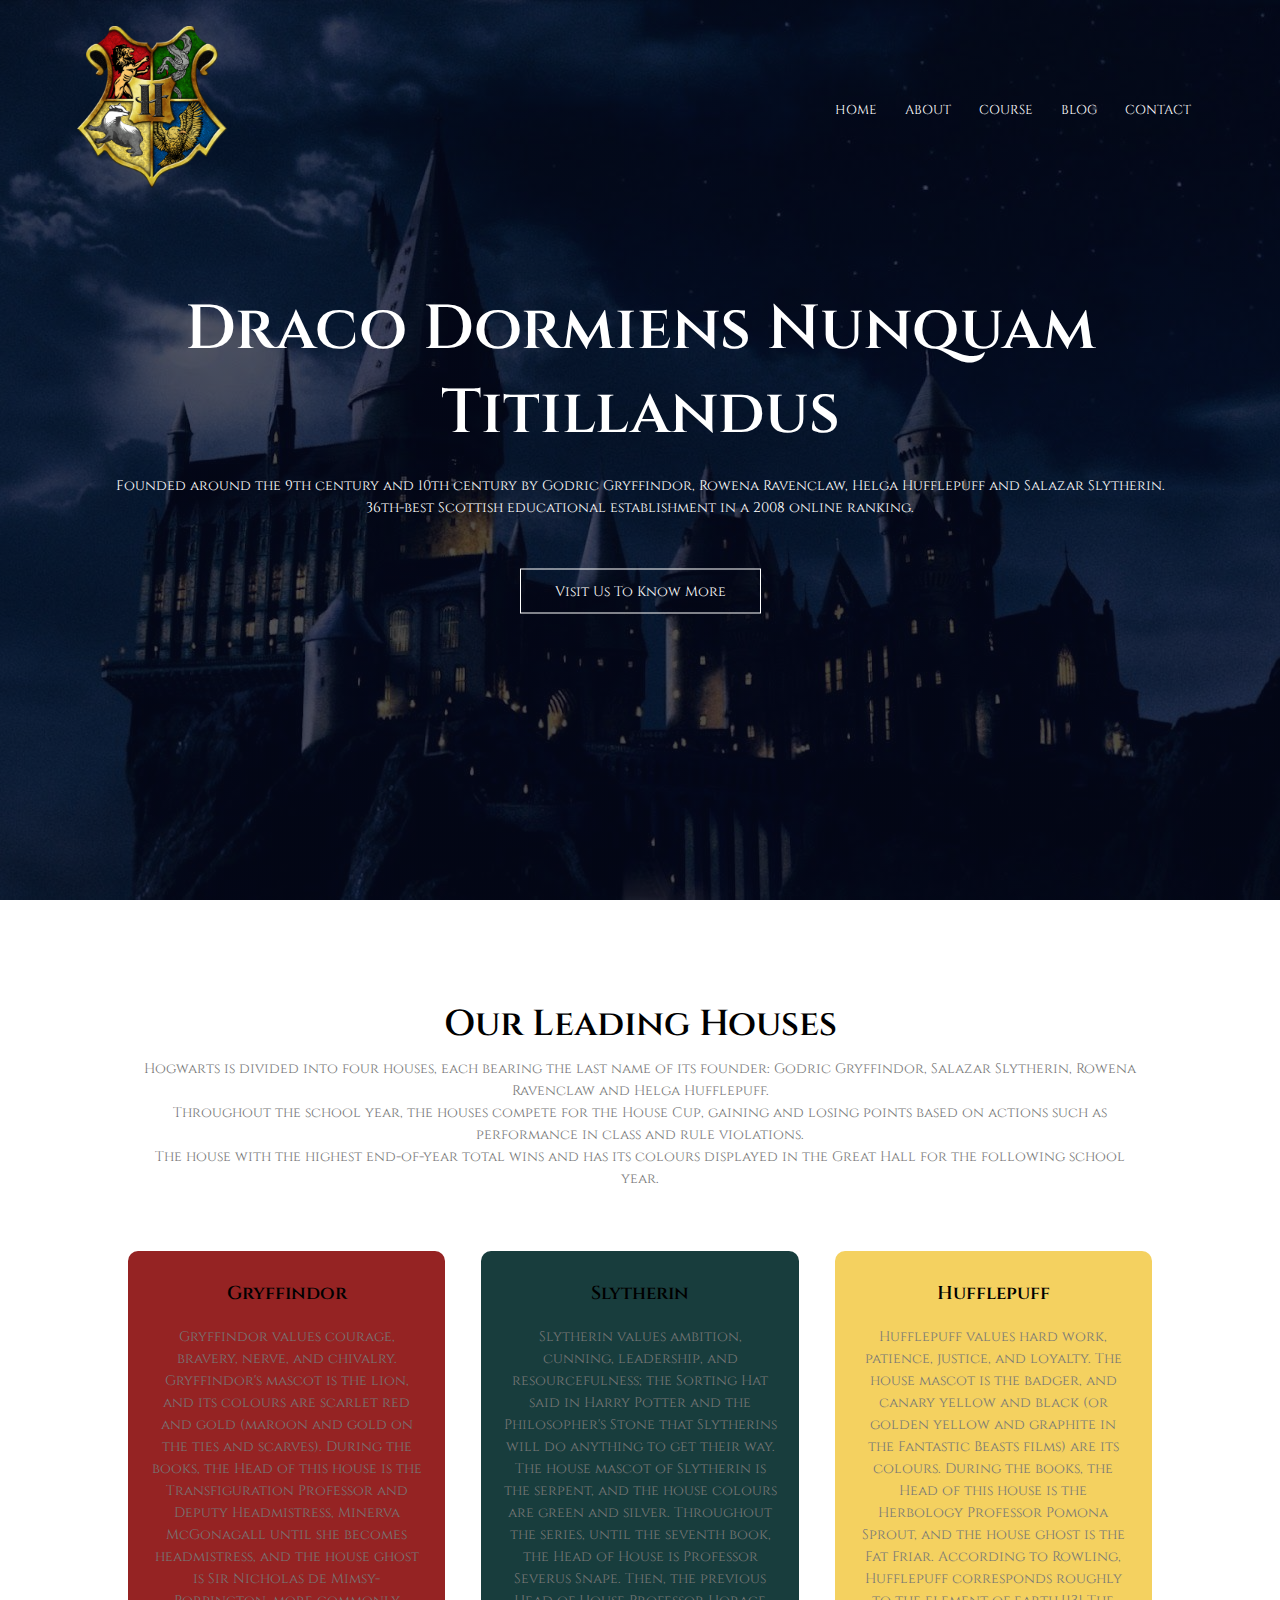
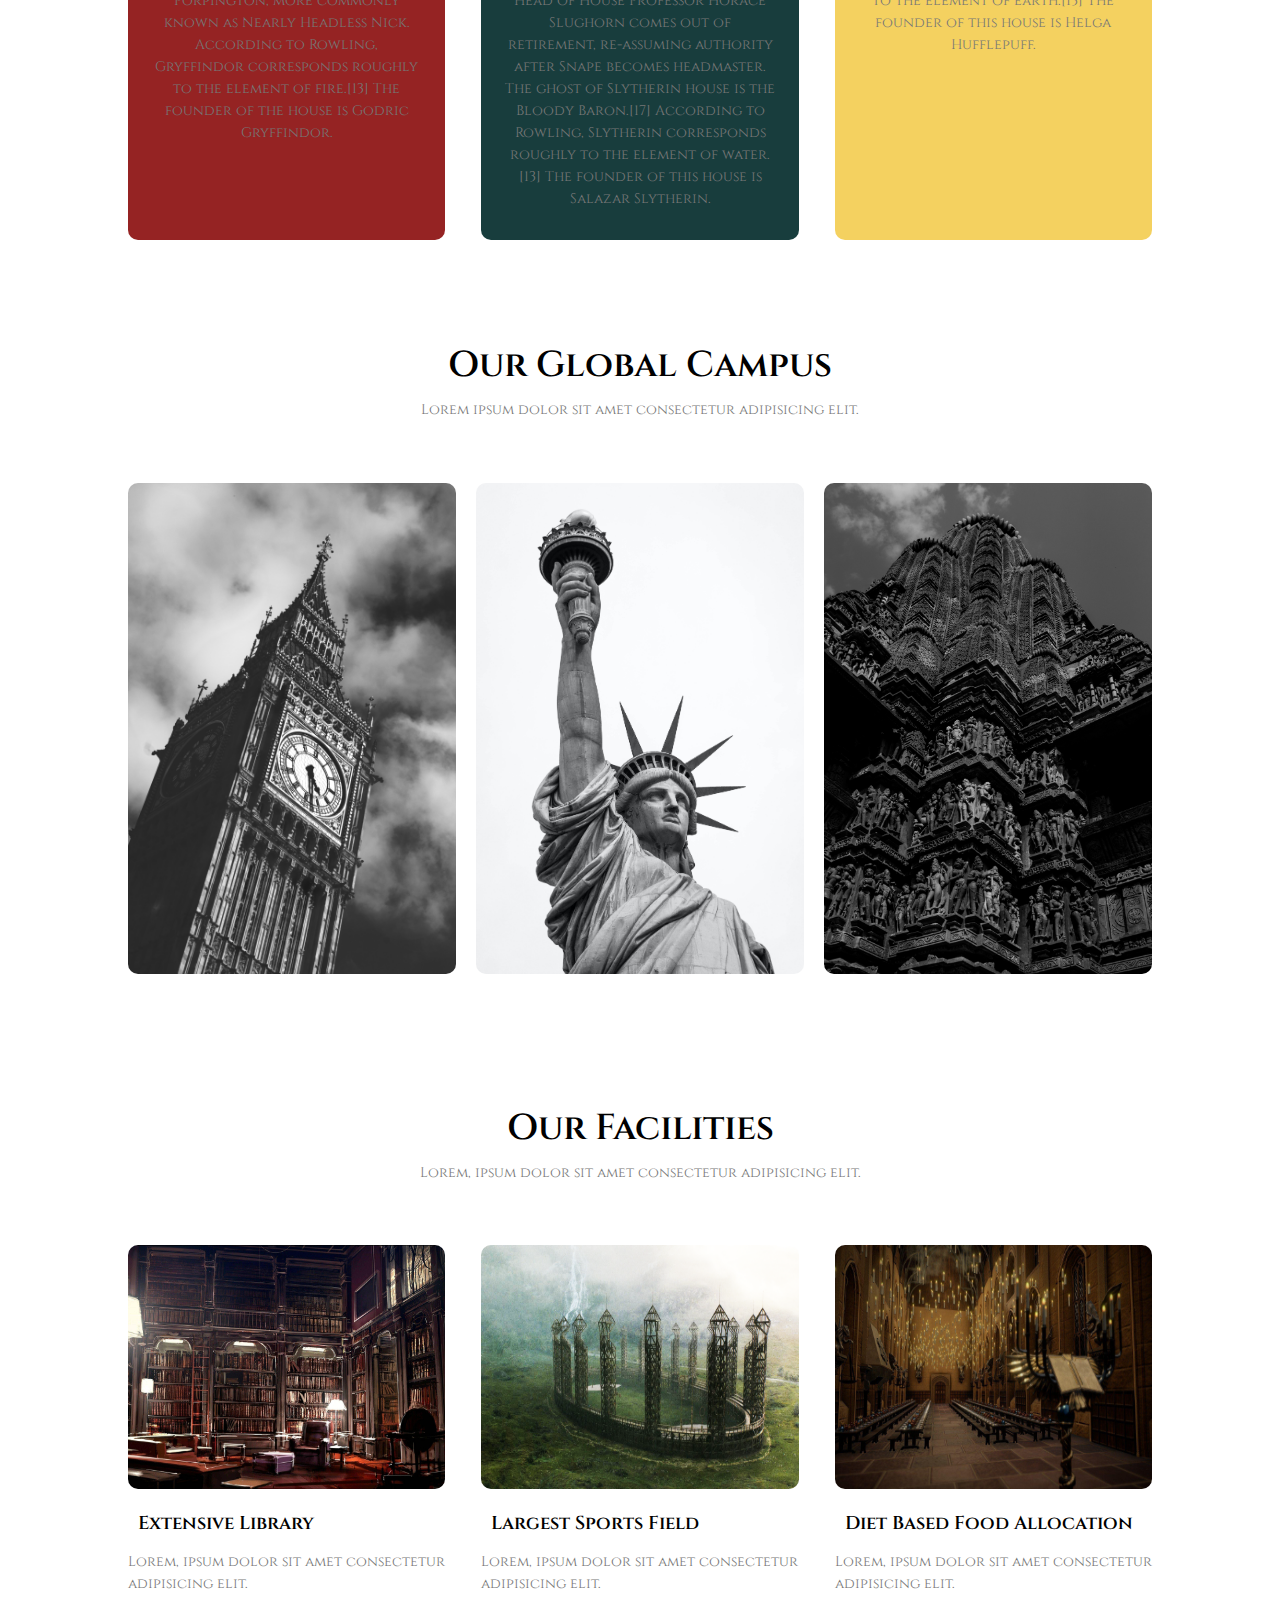
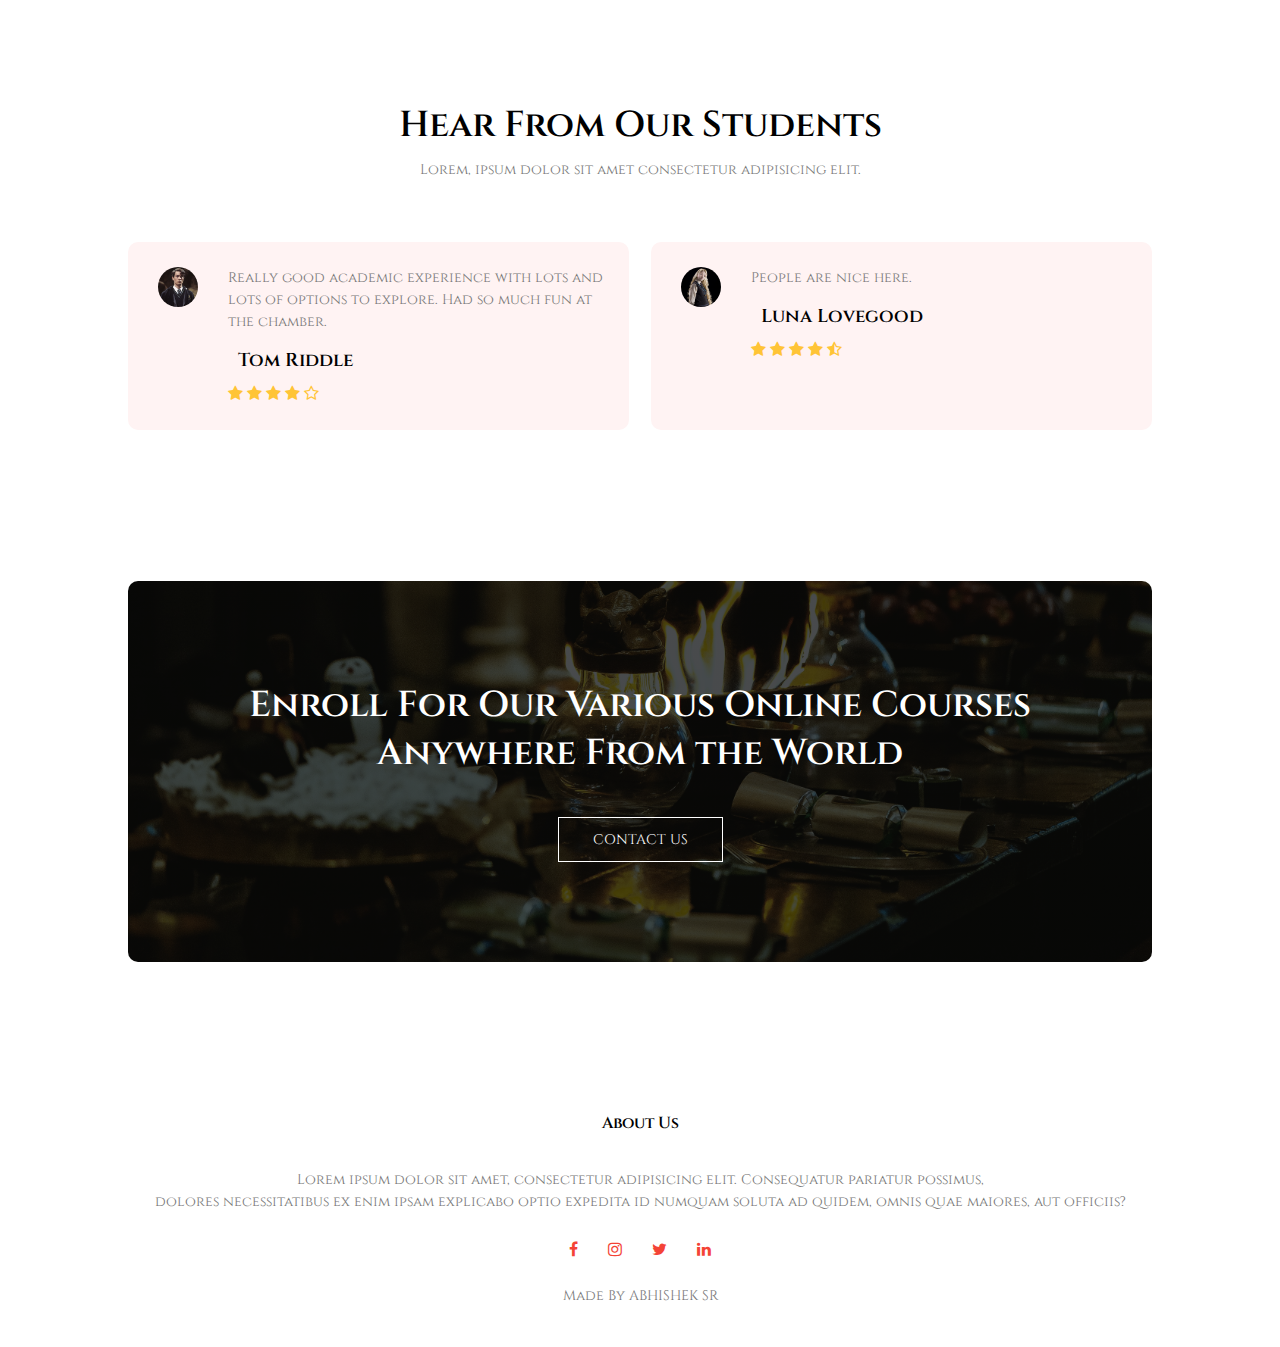
<file: index.html>
<!DOCTYPE html>
<html lang="en">
<head>
    <meta charset="UTF-8">
    <meta name="viewport" content="width=device-width, initial-scale=1.0">
    <title>University Website</title>
    <link rel="stylesheet" href="style.css">
    <link rel="preconnect" href="https://fonts.googleapis.com">
    <link rel="preconnect" href="https://fonts.gstatic.com" crossorigin>
    <link href="https://fonts.googleapis.com/css2?family=Poppins:wght@100;200;300;400;600;700&display=swap" rel="stylesheet">
    <link rel="preconnect" href="https://fonts.googleapis.com">
    <link rel="preconnect" href="https://fonts.gstatic.com" crossorigin>
    <link href="https://fonts.googleapis.com/css2?family=Cinzel:wght@400;500;700;800;900&family=Poppins:wght@100;200;300;400;600;700&display=swap" rel="stylesheet">
    <link href="https://maxcdn.bootstrapcdn.com/font-awesome/4.2.0/css/font-awesome.min.css" rel="stylesheet">
</head>
<body>
    <section class = "header">
        <nav>
            <a href="index.html"><img src="images/Hogwarts_logo.png"></a>
            <div class="nav-links" id="navLinks">
                <i class="fa fa-times-circle" onclick="hidemenu()"></i>
                <ul>
                    <li><a href="index.html">HOME</a></li>
                    <li><a href="about.html">ABOUT</a></li>
                    <li><a href="course.html">COURSE</a></li>
                    <li><a href="blog.html">BLOG</a></li>
                    <li><a href="contact.html">CONTACT</a></li>
                </ul>
            </div>
            <i class="fa fa-bars" onclick="showmenu()"></i>
        </nav>
    <div class="text-box">
        <h1>Draco Dormiens Nunquam Titillandus</h1>
        <p>Founded around the 9th century and 10th century by Godric Gryffindor, Rowena Ravenclaw, Helga Hufflepuff and Salazar Slytherin. 
            <br>36th-best Scottish educational establishment in a 2008 online ranking.</p>
        <a href="about.html" class="hero-btn">Visit Us To Know More</a>
    </div>
    </section>
    <!-- course -->

    <section class="course">
        <h1>Our Leading Houses</h1>
        <p>Hogwarts is divided into four houses, each bearing the last name of its founder: Godric Gryffindor, Salazar Slytherin, Rowena Ravenclaw and Helga Hufflepuff. <br>
            Throughout the school year, the houses compete for the House Cup, gaining and losing points based on actions such as performance in class and rule violations. 
            <br>The house with the highest end-of-year total wins and has its colours displayed in the Great Hall for the following school year.</p>
    
        <div class="row">
            <div class="course-col gryffindor">
                <h3>Gryffindor</h3>
                <p>Gryffindor values courage, bravery, nerve, and chivalry. Gryffindor's mascot is the lion, and its colours are scarlet red and gold (maroon and gold on the ties and scarves). During the books, the Head of this house is the Transfiguration Professor and Deputy Headmistress, Minerva McGonagall until she becomes headmistress, and the house ghost is Sir Nicholas de Mimsy-Porpington, more commonly known as Nearly Headless Nick. According to Rowling, Gryffindor corresponds roughly to the element of fire.[13] The founder of the house is Godric Gryffindor.</p>
            </div>
            <div class="course-col slytherin">
                <h3>Slytherin</h3>
                <p>Slytherin values ambition, cunning, leadership, and resourcefulness; the Sorting Hat said in Harry Potter and the Philosopher's Stone that Slytherins will do anything to get their way. The house mascot of Slytherin is the serpent, and the house colours are green and silver. Throughout the series, until the seventh book, the Head of House is Professor Severus Snape. Then, the previous Head of House Professor Horace Slughorn comes out of retirement, re-assuming authority after Snape becomes headmaster. The ghost of Slytherin house is the Bloody Baron.[17] According to Rowling, Slytherin corresponds roughly to the element of water.[13] The founder of this house is Salazar Slytherin.</p>
            </div>
            <div class="course-col hufflepuff">
                <h3>Hufflepuff</h3>
                <p>Hufflepuff values hard work, patience, justice, and loyalty. The house mascot is the badger, and canary yellow and black (or golden yellow and graphite in the Fantastic Beasts films) are its colours. During the books, the Head of this house is the Herbology Professor Pomona Sprout, and the house ghost is the Fat Friar. According to Rowling, Hufflepuff corresponds roughly to the element of earth.[13] The founder of this house is Helga Hufflepuff.</p>
            </div>
        </div>

    </section>

<!-- ---campus -->
    <section class="campus">
        <h1>Our Global Campus</h1>
        <p>Lorem ipsum dolor sit amet consectetur adipisicing elit.</p>
        
        <div class="row">
            <div class="campus-col">
                <img src="images/londonbw.jpg">
                <div class="layer">
                    <h3>LONDON</h3>
                </div>
            </div>
            <div class="campus-col">
                <img src="images/newyorkbw.jpg">
                <div class="layer">
                    <h3>NEW YORK</h3>
                </div>
            </div>
            <div class="campus-col">
                <img src="images/indiabw.jpg">
                <div class="layer">
                    <h3>INDIA</h3>
                </div>
            </div>
        </div>

    </section>

<!-- facilities -->

    <section class="facilities">
        <h1>Our Facilities</h1>
        <p>Lorem, ipsum dolor sit amet consectetur adipisicing elit.</p>
    
        <div class="row">
            <div class="facilities-col">
                <img src="images/hwlibrary.jpg" alt="library">
                <h3>Extensive Library</h3>
                <p>Lorem, ipsum dolor sit amet consectetur adipisicing elit.</p>
            </div>
            <div class="facilities-col">
                <img src="images/hwground.png" alt="library">
                <h3>Largest Sports Field</h3>
                <p>Lorem, ipsum dolor sit amet consectetur adipisicing elit.</p>
            </div>
            <div class="facilities-col">
                <img src="images/hwhall.jpg" alt="library">
                <h3>Diet Based Food Allocation</h3>
                <p>Lorem, ipsum dolor sit amet consectetur adipisicing elit.</p>
            </div>
        </div>

    </section>

<!-- testimonials -->

    <section class="testimonials">
        <h1>Hear From Our Students</h1>
        <p>Lorem, ipsum dolor sit amet consectetur adipisicing elit.</p>
    
        <div class="row">
            <div class="testimonials-col">
                <img src="images/tom.png" alt="Student 1">
                <div>
                    <p>Really good academic experience with lots and lots of options to explore. Had so much fun at the chamber.</p>
                    <h3>Tom Riddle</h3>
                    <i class="fa fa-star"></i>
                    <i class="fa fa-star"></i>
                    <i class="fa fa-star"></i>
                    <i class="fa fa-star"></i>
                    <i class="fa fa-star-o"></i>
                </div>
            </div>
            <div class="testimonials-col">
                <img src="images/luna.png" alt="Student 2">
                <div>
                    <p>People are nice here.</p>
                    <h3>Luna Lovegood</h3>
                    <i class="fa fa-star"></i>
                    <i class="fa fa-star"></i>
                    <i class="fa fa-star"></i>
                    <i class="fa fa-star"></i>
                    <i class="fa fa-star-half-o"></i>
                </div>
            </div>
        </div>

    </section>

<!-- Call to Action -->

    <section class="cta">
        <h1>Enroll For Our Various Online Courses <br/> Anywhere From the World</h1>
        <a href="contact.html" class="hero-btn">CONTACT US</a>
    </section>

<!-- Footer -->

    <section class="footer">
        <h4>About Us</h4>
        <p>Lorem ipsum dolor sit amet, consectetur adipisicing elit. Consequatur pariatur possimus, <br> dolores necessitatibus ex enim ipsam explicabo optio expedita id numquam soluta ad quidem, omnis quae maiores, aut officiis?</p>
        
        <div class="icons">
            <i class="fa fa-facebook"></i>
            <i class="fa fa-instagram"></i>
            <i class="fa fa-twitter"></i>
            <i class="fa fa-linkedin"></i>
        </div>
        <p>Made By ABHISHEK SR</p>

    </section>

<!-- Java Script for Toggle menu -->

    <script>
        
        var navLinks = document.getElementById("navLinks");
        function showmenu(){
            navLinks.style.right = "0";
        }
        function hidemenu(){
            navLinks.style.right = "-200px";
        }

    </script>
</body>
</html>
</file>
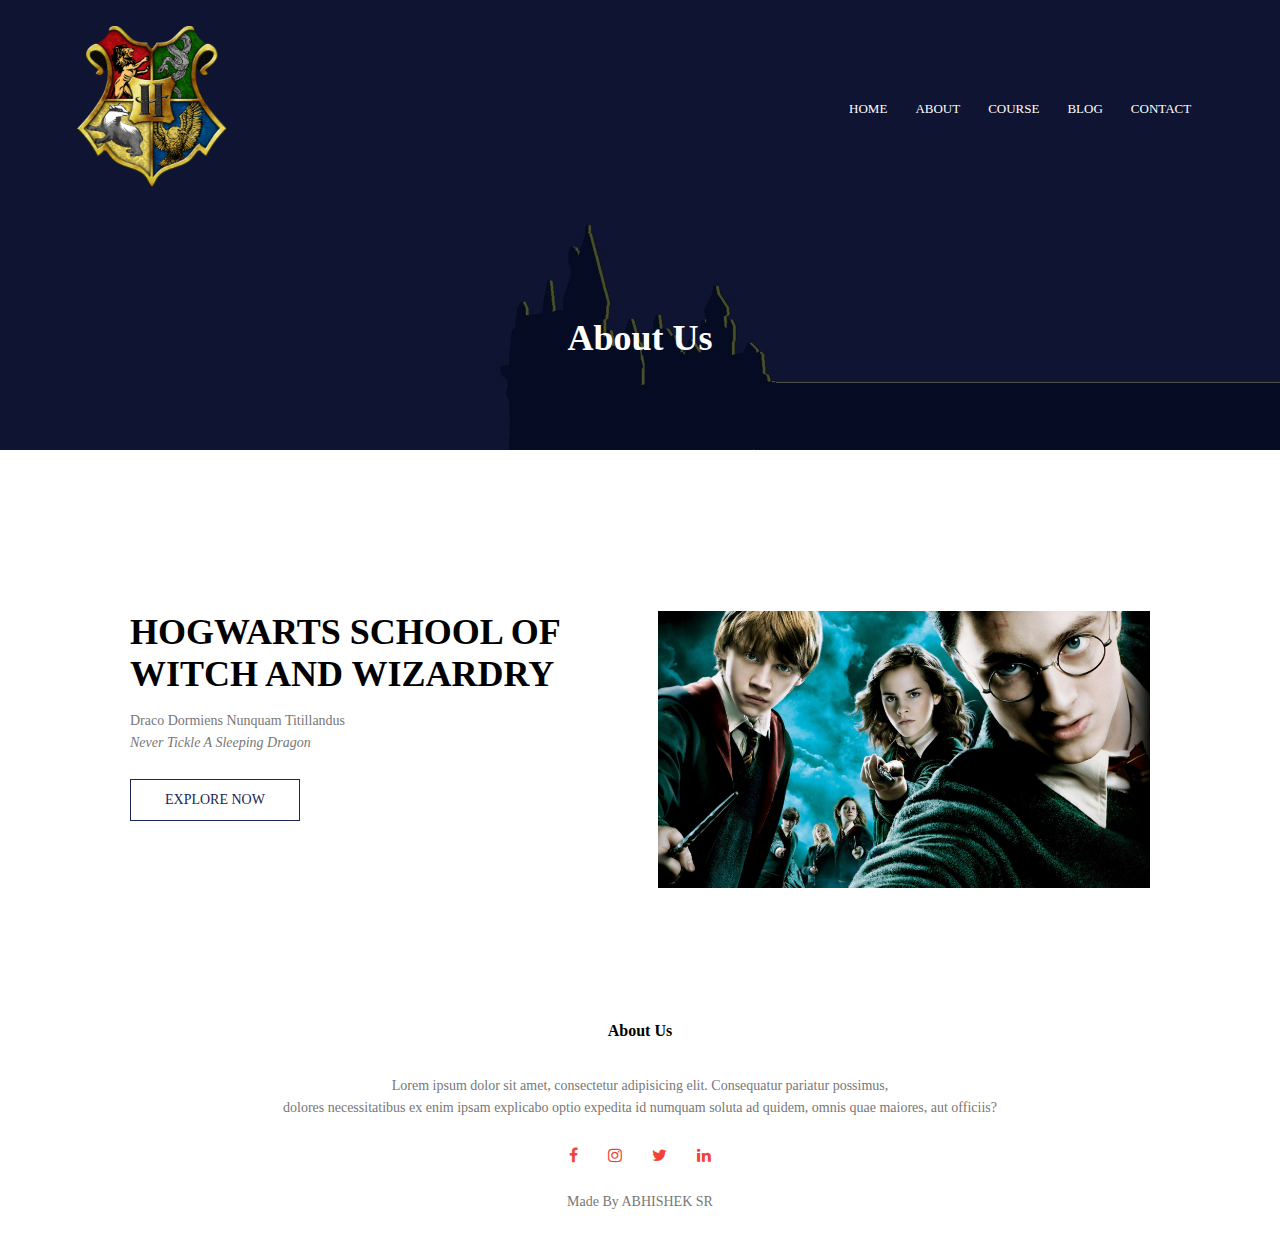
<file: about.html>
<!DOCTYPE html>
<html lang="en">
<head>
    <meta charset="UTF-8">
    <meta name="viewport" content="width=device-width, initial-scale=1.0">
    <title>University Website</title>
    <link rel="stylesheet" href="style.css">
    <link rel="preconnect" href="https://fonts.googleapis.com">
    <link rel="preconnect" href="https://fonts.gstatic.com" crossorigin>
    <link href="https://fonts.googleapis.com/css2?family=Poppins:wght@100;200;300;400;600;700&display=swap" rel="stylesheet">
    <link href="https://maxcdn.bootstrapcdn.com/font-awesome/4.2.0/css/font-awesome.min.css" rel="stylesheet">
</head>
<body>
    <section class = "sub-header">
        <nav>
            <a href="index.html"><img src="images/Hogwarts_logo.png"></a>
            <div class="nav-links" id="navLinks">
                <i class="fa fa-times-circle" onclick="hidemenu()"></i>
                <ul>
                    <li><a href="index.html">HOME</a></li>
                    <li><a href="about.html">ABOUT</a></li>
                    <li><a href="course.html">COURSE</a></li>
                    <li><a href="blog.html">BLOG</a></li>
                    <li><a href="contact.html">CONTACT</a></li>
                </ul>
            </div>
            <i class="fa fa-bars" onclick="showmenu()"></i>
        </nav>
        <h1>About Us</h1>
    </section>

<!-- about us content -->

    <section class="about-us">
        <div class="row">
            <div class="about-col">
                <h1>HOGWARTS SCHOOL OF WITCH AND WIZARDRY</h1>
                <p><b>Draco Dormiens Nunquam Titillandus</b><br><em>Never Tickle A Sleeping Dragon</em></p>
                <a href="course.html" class="hero-btn red-btn">EXPLORE NOW</a>
            </div>
            <div class="about-col">
                <img src="images/hwcrew.jpg" alt="about">
            </div>
        </div>
    </section>    

<!-- Footer -->

    <section class="footer">
        <h4>About Us</h4>
        <p>Lorem ipsum dolor sit amet, consectetur adipisicing elit. Consequatur pariatur possimus, <br> dolores necessitatibus ex enim ipsam explicabo optio expedita id numquam soluta ad quidem, omnis quae maiores, aut officiis?</p>
        
        <div class="icons">
            <i class="fa fa-facebook"></i>
            <i class="fa fa-instagram"></i>
            <i class="fa fa-twitter"></i>
            <i class="fa fa-linkedin"></i>
        </div>
        <p>Made By ABHISHEK SR</p>

    </section>

<!-- Java Script for Toggle menu -->

    <script>
        
        var navLinks = document.getElementById("navLinks");
        function showmenu(){
            navLinks.style.right = "0";
        }
        function hidemenu(){
            navLinks.style.right = "-200px";
        }

    </script>
</body>
</html>
</file>
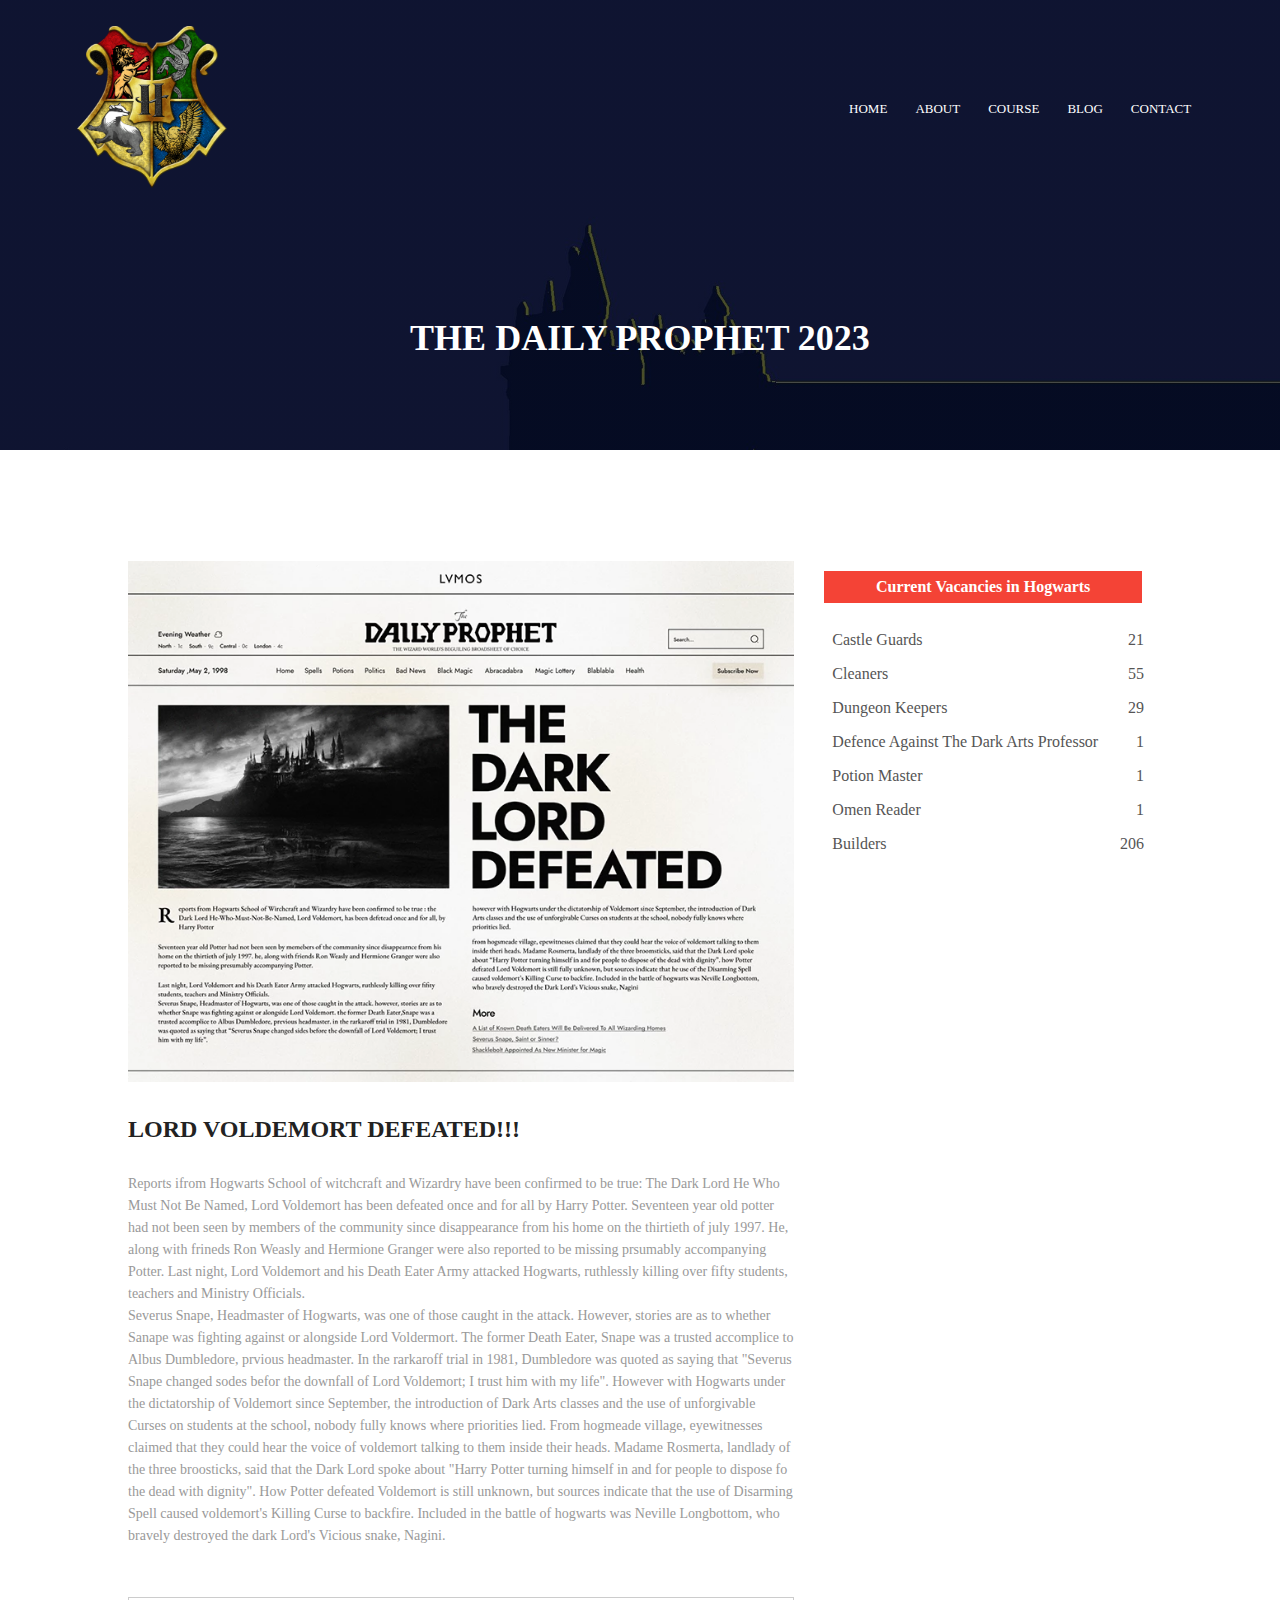
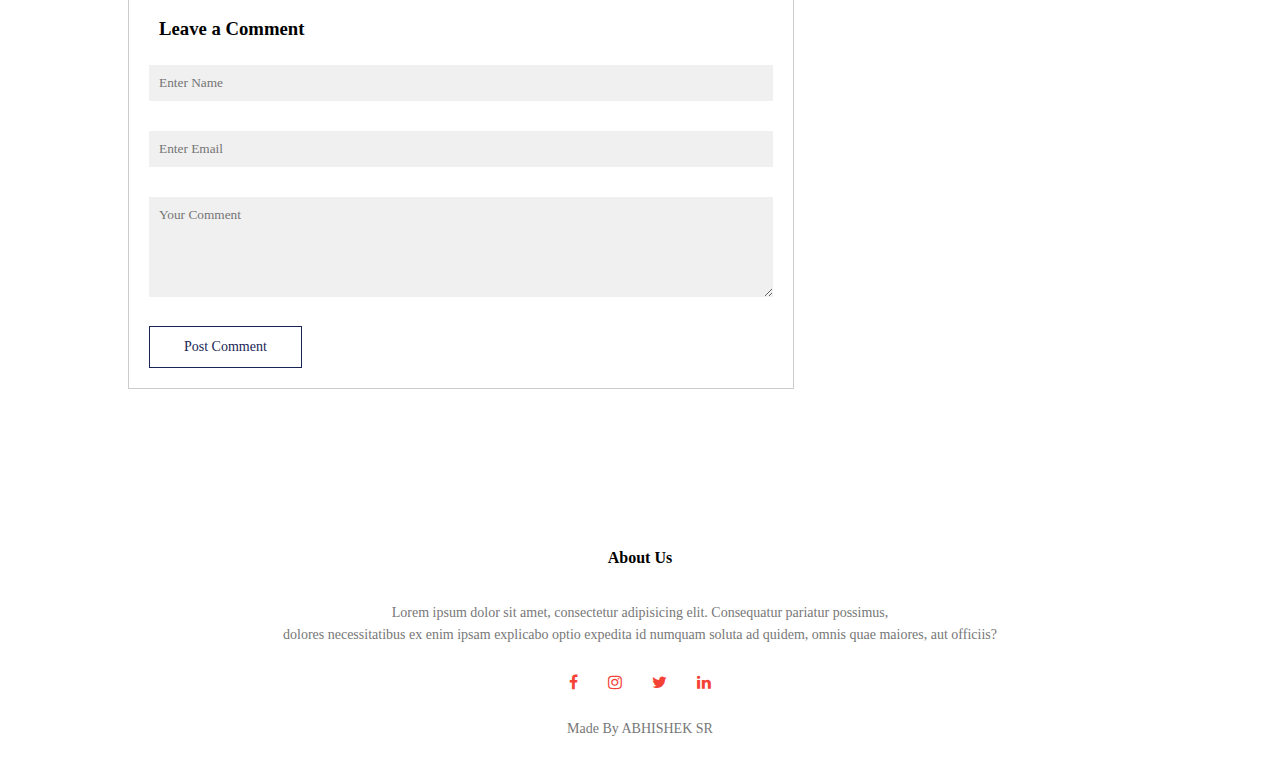
<file: blog.html>
<!DOCTYPE html>
<html lang="en">
<head>
    <meta charset="UTF-8">
    <meta name="viewport" content="width=device-width, initial-scale=1.0">
    <title>University Website</title>
    <link rel="stylesheet" href="style.css">
    <link rel="preconnect" href="https://fonts.googleapis.com">
    <link rel="preconnect" href="https://fonts.gstatic.com" crossorigin>
    <link href="https://fonts.googleapis.com/css2?family=Poppins:wght@100;200;300;400;600;700&display=swap" rel="stylesheet">
    <link href="https://maxcdn.bootstrapcdn.com/font-awesome/4.2.0/css/font-awesome.min.css" rel="stylesheet">
</head>
<body>
    <section class = "sub-header">
        <nav>
            <a href="index.html"><img src="images/Hogwarts_logo.png"></a>
            <div class="nav-links" id="navLinks">
                <i class="fa fa-times-circle" onclick="hidemenu()"></i>
                <ul>
                    <li><a href="index.html">HOME</a></li>
                    <li><a href="about.html">ABOUT</a></li>
                    <li><a href="course.html">COURSE</a></li>
                    <li><a href="blog.html">BLOG</a></li>
                    <li><a href="contact.html">CONTACT</a></li>
                </ul>
            </div>
            <i class="fa fa-bars" onclick="showmenu()"></i>
        </nav>
        <h1>THE DAILY PROPHET 2023</h1>
    </section>

<!-- blog page content -->

    <section class="blog-content">
        <div class="row">
            <div class="blog-left">
                <img src="images/dailyprophet.webp" alt="certificate">
                <h2>LORD VOLDEMORT DEFEATED!!!</h2>
                <p>Reports ifrom Hogwarts School of witchcraft and Wizardry have been confirmed to be true:
                    The Dark Lord He Who Must Not Be Named, Lord Voldemort has been defeated once and for all by Harry Potter.
                    
                    Seventeen year old potter had not been seen by members of the community since disappearance from his home on the thirtieth of july 1997. He, along with frineds Ron Weasly and Hermione Granger were also reported to be missing prsumably accompanying Potter. 
                    
                    Last night, Lord Voldemort and his Death Eater Army attacked Hogwarts, ruthlessly killing over fifty students, teachers and Ministry Officials. <br> 
                    Severus Snape, Headmaster of Hogwarts, was one of those caught in the attack. However, stories are as to whether Sanape was fighting against or alongside Lord Voldermort. The former Death Eater, Snape was a trusted accomplice to Albus Dumbledore, prvious headmaster. In the rarkaroff trial in 1981, Dumbledore was quoted as saying that "Severus Snape changed sodes befor the downfall of Lord Voldemort; I trust him with my life". 
                    
                    However with Hogwarts under the dictatorship of Voldemort since September, the introduction of Dark Arts classes and the use of unforgivable Curses on students at the school, nobody fully knows where priorities lied. 
                    
                    From hogmeade village, eyewitnesses claimed that they could hear the voice of voldemort talking to them inside their heads. Madame Rosmerta, landlady of the three broosticks, said that the Dark Lord spoke about "Harry Potter turning himself in and for people to dispose fo the dead with dignity". How Potter defeated Voldemort is still unknown, but sources indicate that the use of Disarming Spell caused voldemort's Killing Curse to backfire. Included in the battle of hogwarts was Neville Longbottom, who bravely destroyed the dark Lord's Vicious snake, Nagini. </p>
           
                <div class="comment-box">

                    <h3>Leave a Comment</h3>
                    <form class="comment-form">
                        <input type="text" placeholder="Enter Name">
                        <input type="email" placeholder="Enter Email">
                        <textarea rows="5" placeholder="Your Comment"></textarea>
                        <button type="submit" class="hero-btn red-btn">Post Comment</button>
                    </form>

                </div>
           
            </div>
            <div class="blog-right">
                <h3>Current Vacancies in Hogwarts</h3>
                <div>
                    <span>Castle Guards</span>
                    <span>21</span>
                </div>
                <div>
                    <span>Cleaners</span>
                    <span>55</span>
                </div>
                <div>
                    <span>Dungeon Keepers</span>
                    <span>29</span>
                </div>
                <div>
                    <span>Defence Against The Dark Arts Professor</span>
                    <span>1</span>
                </div>
                <div>
                    <span>Potion Master</span>
                    <span>1</span>
                </div>
                <div>
                    <span>Omen Reader</span>
                    <span>1</span>
                </div>
                <div>
                    <span>Builders</span>
                    <span>206</span>
                </div>
            </div>
        </div>
    </section>

<!-- Footer -->

    <section class="footer">
        <h4>About Us</h4>
        <p>Lorem ipsum dolor sit amet, consectetur adipisicing elit. Consequatur pariatur possimus, <br> dolores necessitatibus ex enim ipsam explicabo optio expedita id numquam soluta ad quidem, omnis quae maiores, aut officiis?</p>
        
        <div class="icons">
            <i class="fa fa-facebook"></i>
            <i class="fa fa-instagram"></i>
            <i class="fa fa-twitter"></i>
            <i class="fa fa-linkedin"></i>
        </div>
        <p>Made By ABHISHEK SR</p>

    </section>

<!-- Java Script for Toggle menu -->

    <script>
        
        var navLinks = document.getElementById("navLinks");
        function showmenu(){
            navLinks.style.right = "0";
        }
        function hidemenu(){
            navLinks.style.right = "-200px";
        }

    </script>
</body>
</html>
</file>
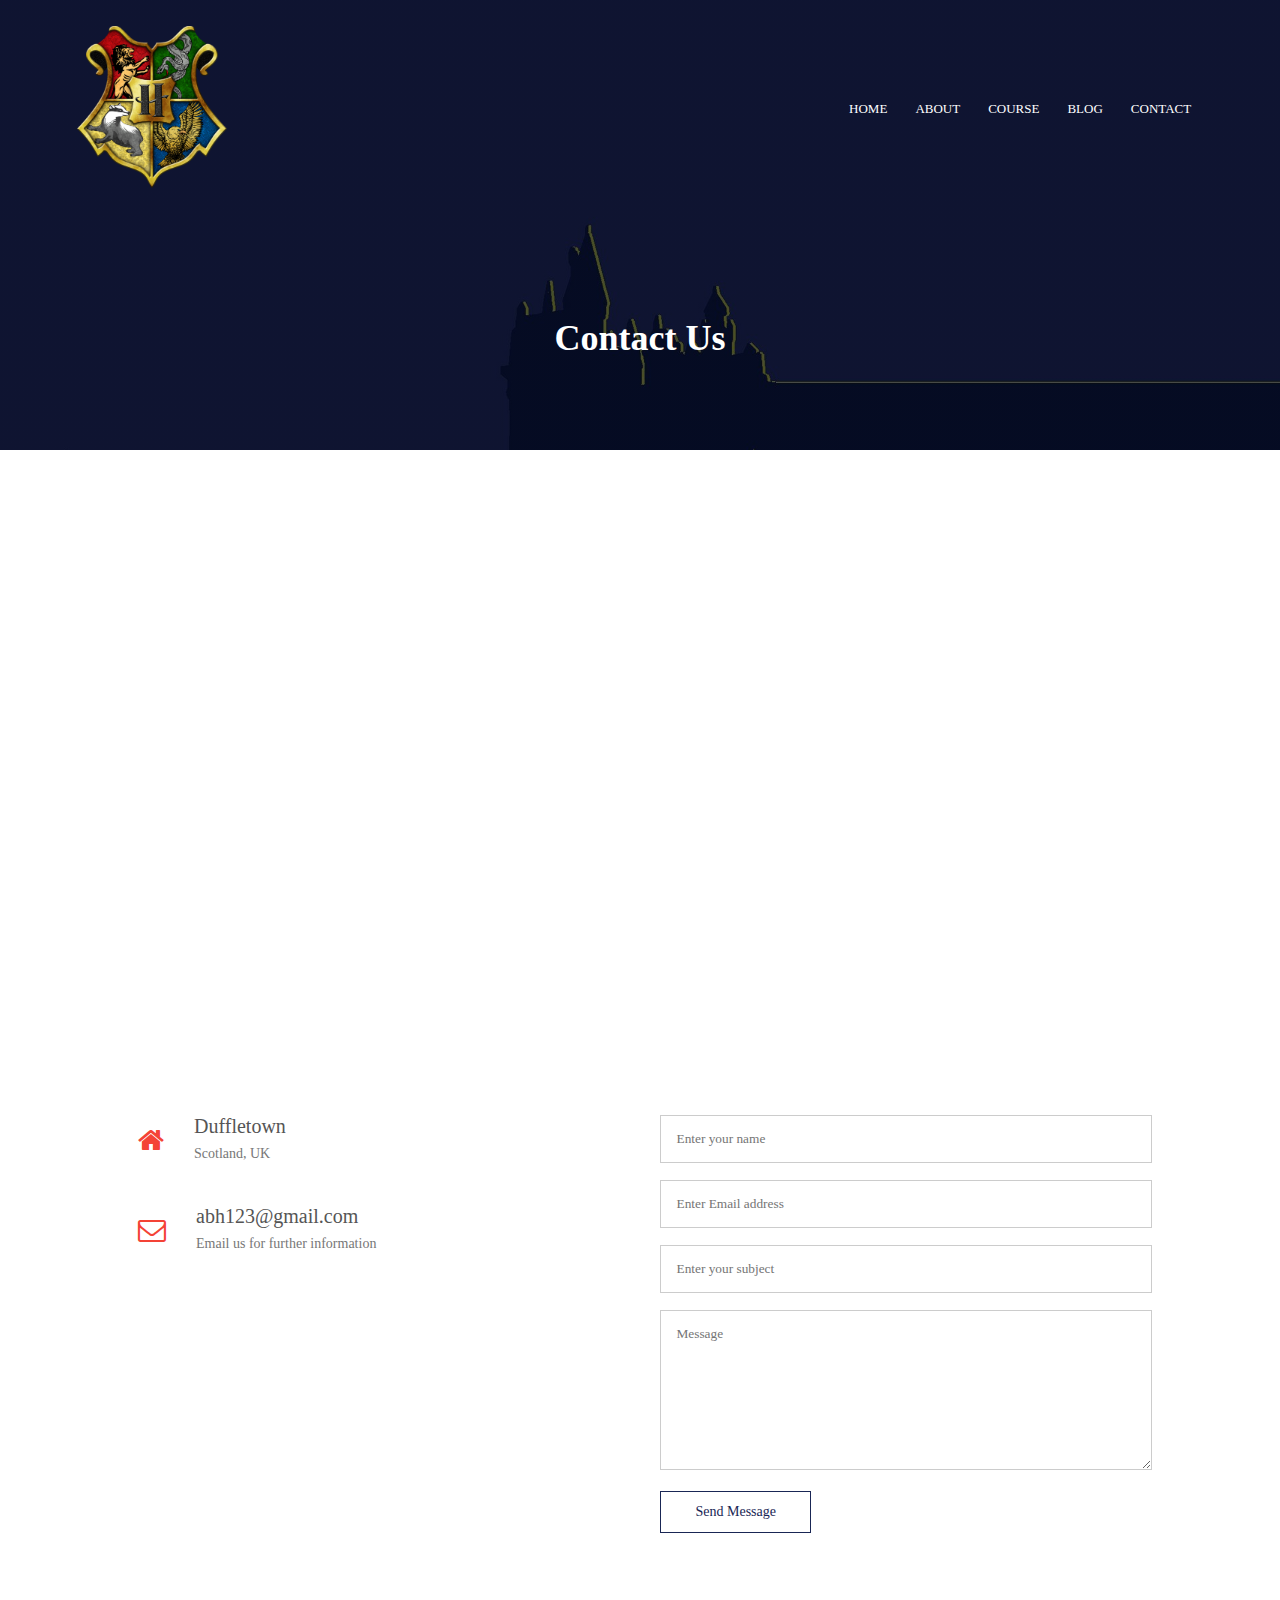
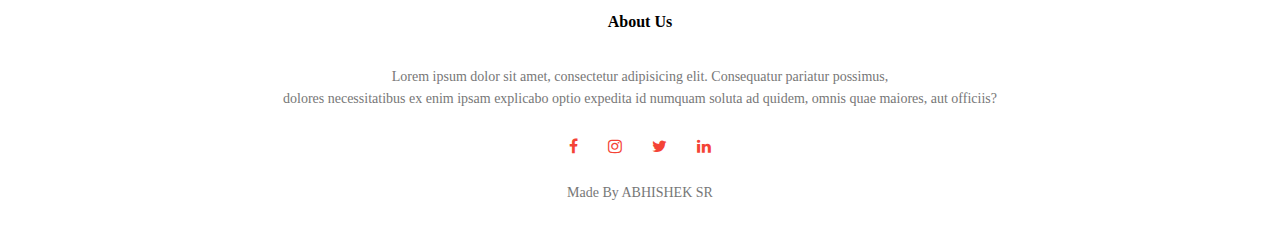
<file: contact.html>
<!DOCTYPE html>
<html lang="en">
<head>
    <meta charset="UTF-8">
    <meta name="viewport" content="width=device-width, initial-scale=1.0">
    <title>University Website</title>
    <link rel="stylesheet" href="style.css">
    <link rel="preconnect" href="https://fonts.googleapis.com">
    <link rel="preconnect" href="https://fonts.gstatic.com" crossorigin>
    <link href="https://fonts.googleapis.com/css2?family=Poppins:wght@100;200;300;400;600;700&display=swap" rel="stylesheet">
    <link href="https://maxcdn.bootstrapcdn.com/font-awesome/4.2.0/css/font-awesome.min.css" rel="stylesheet">
</head>
<body>
    <section class = "sub-header">
        <nav>
            <a href="index.html"><img src="images/Hogwarts_logo.png"></a>
            <div class="nav-links" id="navLinks">
                <i class="fa fa-times-circle" onclick="hidemenu()"></i>
                <ul>
                    <li><a href="index.html">HOME</a></li>
                    <li><a href="about.html">ABOUT</a></li>
                    <li><a href="course.html">COURSE</a></li>
                    <li><a href="blog.html">BLOG</a></li>
                    <li><a href="contact.html">CONTACT</a></li>
                </ul>
            </div>
            <i class="fa fa-bars" onclick="showmenu()"></i>
        </nav>
        <h1>Contact Us</h1>
    </section>

<!-- contact us -->

    <section class="location">

        <iframe src="https://www.google.com/maps/embed?pb=!1m18!1m12!1m3!1d2079.8155757208074!2d-0.42192520432489866!3d51.690378839063925!2m3!1f0!2f0!3f0!3m2!1i1024!2i768!4f13.1!3m3!1m2!1s0x48764103e950758d%3A0x2b152593ceb59b52!2sHogwarts%20Castle!5e0!3m2!1sen!2sin!4v1699703641634!5m2!1sen!2sin" width="600" height="450" style="border:0;" allowfullscreen="" loading="lazy" referrerpolicy="no-referrer-when-downgrade"></iframe>

    </section>

    <section class="contact-us">
        <div class="row">
            <div class="contact-col">
                <div>
                    <i class="fa fa-home"></i>
                    <span>
                        <h5>Duffletown</h5>
                        <p>Scotland, UK</p>
                    </span>
                </div>
                <div>
                    <i class="fa fa-envelope-o"></i>
                    <span>
                        <h5>abh123@gmail.com</h5>
                        <p>Email us for further information</p>
                    </span>
                </div>
            </div>
            <div class="contact-col">
                <form action="">
                    <input type="text" placeholder="Enter your name" required>
                    <input type="email" placeholder="Enter Email address" required>
                    <input type="text" placeholder="Enter your subject" required>
                    <textarea rows="8" placeholder="Message" required></textarea>
                    <button type="submit" class="hero-btn red-btn">Send Message</button>
                </form>
            </div>
        </div>
    </section>

<!-- Footer -->

    <section class="footer">
        <h4>About Us</h4>
        <p>Lorem ipsum dolor sit amet, consectetur adipisicing elit. Consequatur pariatur possimus, <br> dolores necessitatibus ex enim ipsam explicabo optio expedita id numquam soluta ad quidem, omnis quae maiores, aut officiis?</p>
        
        <div class="icons">
            <i class="fa fa-facebook"></i>
            <i class="fa fa-instagram"></i>
            <i class="fa fa-twitter"></i>
            <i class="fa fa-linkedin"></i>
        </div>
        <p>Made By ABHISHEK SR</p>

    </section>

<!-- Java Script for Toggle menu -->

    <script>
        
        var navLinks = document.getElementById("navLinks");
        function showmenu(){
            navLinks.style.right = "0";
        }
        function hidemenu(){
            navLinks.style.right = "-200px";
        }

    </script>
</body>
</html>
</file>
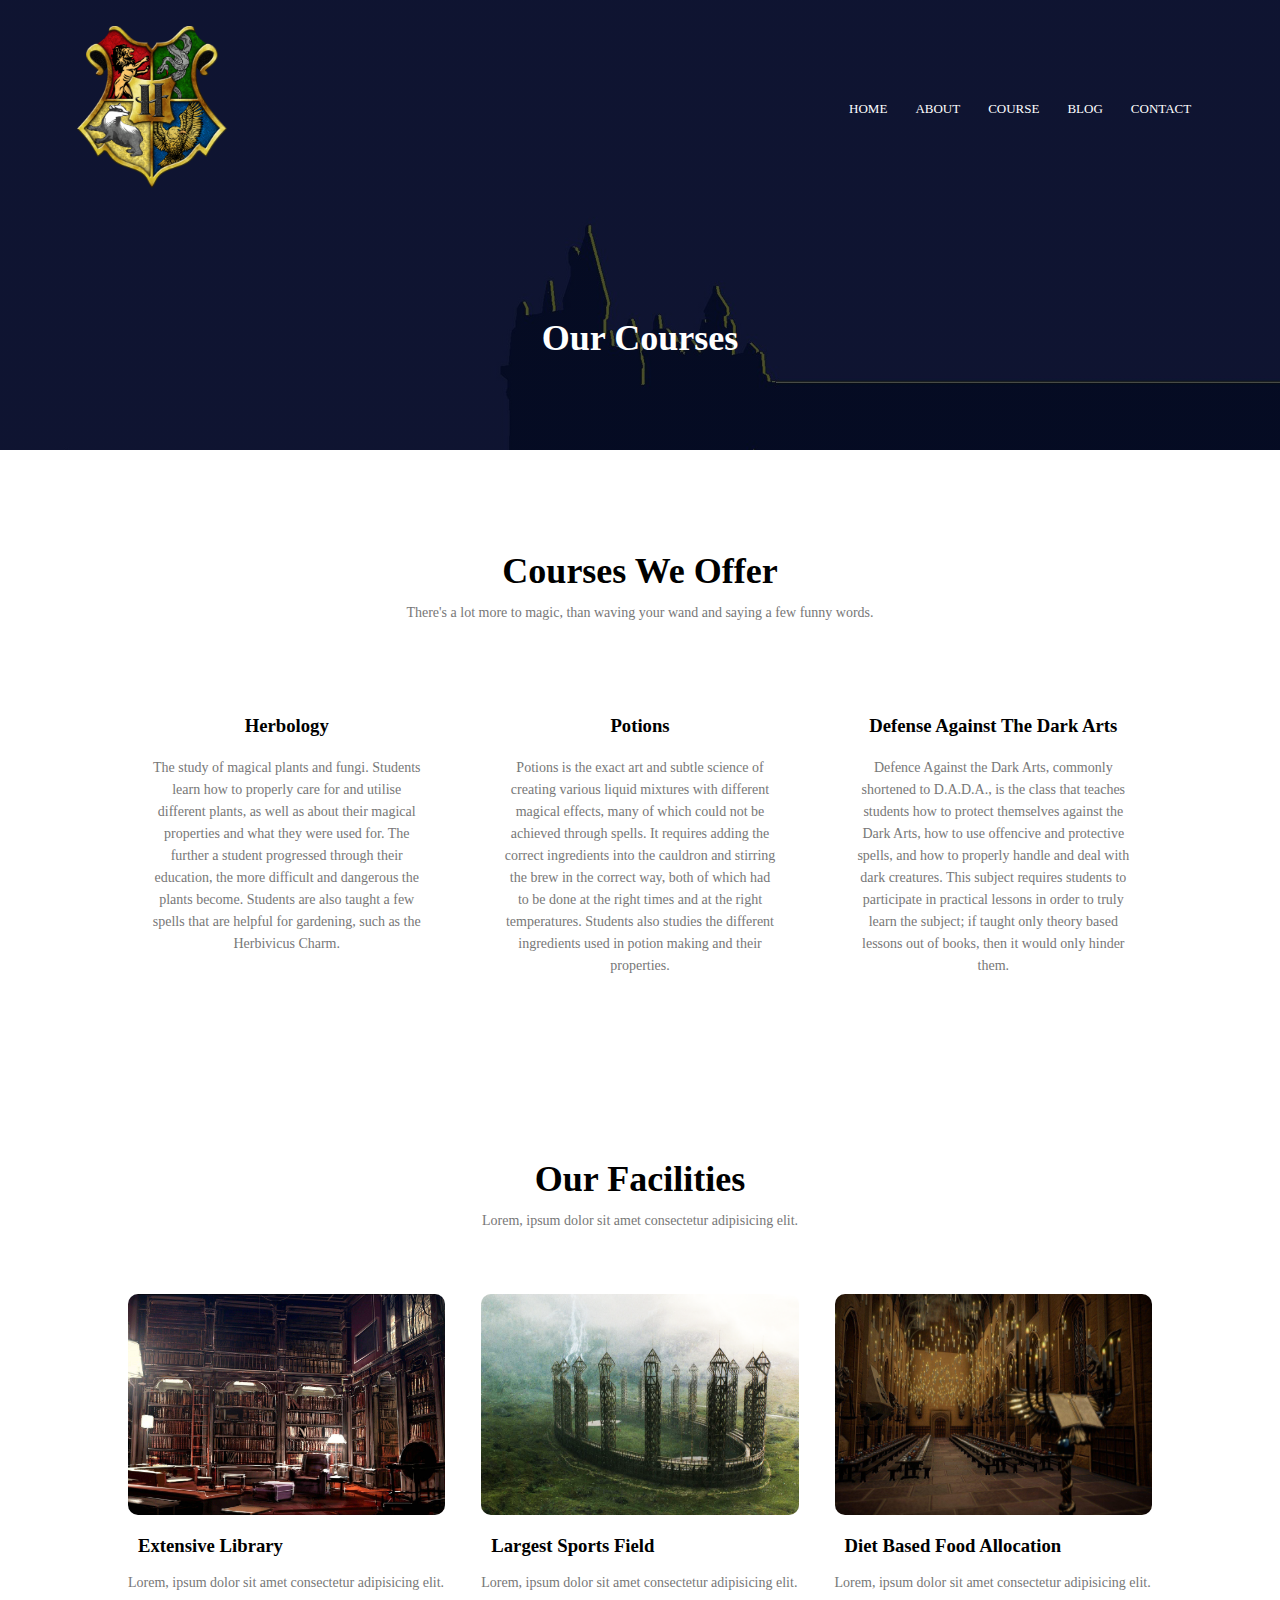
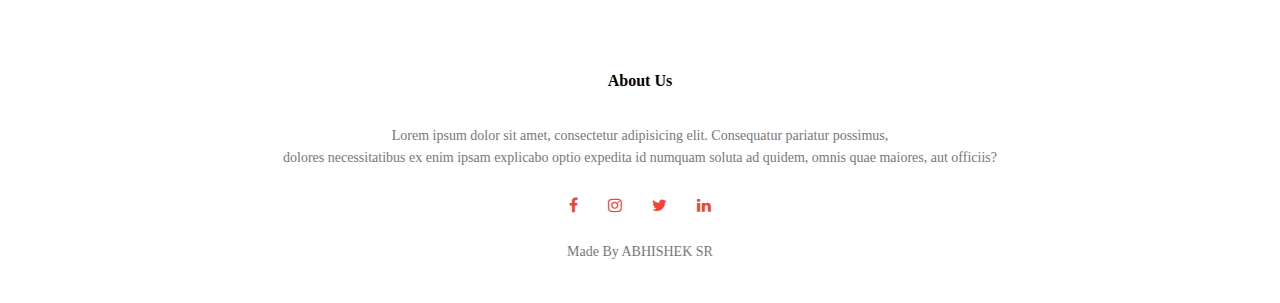
<file: course.html>
<!DOCTYPE html>
<html lang="en">
<head>
    <meta charset="UTF-8">
    <meta name="viewport" content="width=device-width, initial-scale=1.0">
    <title>University Website</title>
    <link rel="stylesheet" href="style.css">
    <link rel="preconnect" href="https://fonts.googleapis.com">
    <link rel="preconnect" href="https://fonts.gstatic.com" crossorigin>
    <link href="https://fonts.googleapis.com/css2?family=Poppins:wght@100;200;300;400;600;700&display=swap" rel="stylesheet">
    <link href="https://maxcdn.bootstrapcdn.com/font-awesome/4.2.0/css/font-awesome.min.css" rel="stylesheet">
</head>
<body>
    <section class = "sub-header">
        <nav>
            <a href="index.html"><img src="images/Hogwarts_logo.png"></a>
            <div class="nav-links" id="navLinks">
                <i class="fa fa-times-circle" onclick="hidemenu()"></i>
                <ul>
                    <li><a href="index.html">HOME</a></li>
                    <li><a href="about.html">ABOUT</a></li>
                    <li><a href="course.html">COURSE</a></li>
                    <li><a href="blog.html">BLOG</a></li>
                    <li><a href="contact.html">CONTACT</a></li>
                </ul>
            </div>
            <i class="fa fa-bars" onclick="showmenu()"></i>
        </nav>
        <h1>Our Courses</h1>
    </section>
<!-- Course -->

    <section class="course">
        <h1>Courses We Offer</h1>
        <p>There's a lot more to magic, than waving your wand and saying a few funny words.</p>

        <div class="row">
            <div class="course-col">
                <h3>Herbology</h3>
                <p>The study of magical plants and fungi. Students learn how to properly care for and utilise different plants, as well as about their magical properties and what they were used for. The further a student progressed through their education, the more difficult and dangerous the plants become. Students are also taught a few spells that are helpful for gardening, such as the Herbivicus Charm.</p>
            </div>
            <div class="course-col">
                <h3>Potions</h3>
                <p>Potions is the exact art and subtle science of creating various liquid mixtures with different magical effects, many of which could not be achieved through spells. It requires adding the correct ingredients into the cauldron and stirring the brew in the correct way, both of which had to be done at the right times and at the right temperatures. Students also studies the different ingredients used in potion making and their properties.</p>
            </div>
            <div class="course-col">
                <h3>Defense Against The Dark Arts</h3>
                <p>Defence Against the Dark Arts, commonly shortened to D.A.D.A., is the class that teaches students how to protect themselves against the Dark Arts, how to use offencive and protective spells, and how to properly handle and deal with dark creatures.

                    This subject requires students to participate in practical lessons in order to truly learn the subject; if taught only theory based lessons out of books, then it would only hinder them.</p>
            </div>
        </div>

    </section>

<!-- Facilities -->

    <section class="facilities">
        <h1>Our Facilities</h1>
        <p>Lorem, ipsum dolor sit amet consectetur adipisicing elit.</p>

        <div class="row">
            <div class="facilities-col">
                <img src="images/hwlibrary.jpg" alt="library">
                <h3>Extensive Library</h3>
                <p>Lorem, ipsum dolor sit amet consectetur adipisicing elit.</p>
            </div>
            <div class="facilities-col">
                <img src="images/hwground.png" alt="library">
                <h3>Largest Sports Field</h3>
                <p>Lorem, ipsum dolor sit amet consectetur adipisicing elit.</p>
            </div>
            <div class="facilities-col">
                <img src="images/hwhall.jpg" alt="library">
                <h3>Diet Based Food Allocation</h3>
                <p>Lorem, ipsum dolor sit amet consectetur adipisicing elit.</p>
            </div>
        </div>

    </section>

<!-- Footer -->

    <section class="footer">
        <h4>About Us</h4>
        <p>Lorem ipsum dolor sit amet, consectetur adipisicing elit. Consequatur pariatur possimus, <br> dolores necessitatibus ex enim ipsam explicabo optio expedita id numquam soluta ad quidem, omnis quae maiores, aut officiis?</p>
        
        <div class="icons">
            <i class="fa fa-facebook"></i>
            <i class="fa fa-instagram"></i>
            <i class="fa fa-twitter"></i>
            <i class="fa fa-linkedin"></i>
        </div>
        <p>Made By ABHISHEK SR</p>

    </section>

<!-- Java Script for Toggle menu -->

    <script>
        
        var navLinks = document.getElementById("navLinks");
        function showmenu(){
            navLinks.style.right = "0";
        }
        function hidemenu(){
            navLinks.style.right = "-200px";
        }

    </script>
</body>
</html>
</file>
<file: style.css>
*{
    margin: 0;
    padding: 0;
    font-family: 'Cinzel', serif;
}

.header{
    min-height: 100vh;                        
    width: 100%;
    background-image: linear-gradient(rgba(4,9,30,0.7), rgba(4,9,30,0.7)),url(images/Hogwarts.jpg);
    background-position: center;
    background-size: cover;
    position: relative;
}

nav{
    display: flex;
    padding: 2% 6%;
    justify-content: space-between;
    align-items: center;
}

nav img{
    width: 150px;
}

.nav-links{
    flex: 1;
    text-align: right;
}

.nav-links ul li{
    list-style: none;
    display: inline-block;
    padding: 8px 12px;
    position: relative;
}

.nav-links ul li a{
    color: white;
    text-decoration: none;
    font-size: 13px; 
}

.nav-links ul li::after{
    content: '';
    width: 0%;
    height: 2px;
    background: #f44336;
    display: block;
    margin: auto;
    transition: 0.5s;
}

.nav-links ul li:hover::after{
    width: 100%;
}

.text-box{
    width: 90%;
    color: white;
    position: absolute;
    top: 50%;
    left: 50%;
    transform: translate(-50%, -50%);
    text-align: center;
}

.text-box h1{
    font-size: 62px;
}

.text-box p{
    margin: 10px 0 40px;
    font-size: 14px;
    color: white;
}

.hero-btn{
    display: inline-block;
    text-decoration: none;
    color: white;
    border: 1px solid white;
    padding: 12px 34px;
    font-size: 14px;
    background: transparent;
    position: relative;
    cursor: pointer;
}

.hero-btn:hover{
    border: 1px solid #192655;
    background: #192655;
    transition: 0.5s;
}

nav .fa{
    display: none;
}

@media(max-width: 700px){

    nav .fa{
        display: block;
        color: black;
        margin: 10px;
        font-size: 22px;
        cursor: pointer;
    }

    .text-box h1{
        font-size: 20px;
    }

    .nav-links ul li{
        display: block;
    }

    .nav-links{
        position: fixed;
        background: #f44336;
        height: 100vh;
        width: 200px;
        top: 0;
        right: -200px;
        text-align: left;
        z-index: 2;
        transition: 0.7s;
    }

    .nav-links ul{
        padding: 30px;
    }
}

/* course */

.course{
    width: 80%;
    margin: auto;
    text-align: center;
    padding-top: 100px;
}

h1{
    font-size: 36px;
    font-weight: 600;
}

p{
    color: #777;
    font-size: 14px;
    font-weight: 300;
    line-height: 22px;
    padding: 10px;
}

.row{
    margin-top: 5%;
    display: flex;
    justify-content: space-between;
}

.course-col{
    flex-basis: 31%;
    border-radius: 10px;
    margin-bottom: 5%;
    padding: 20px 12px;
    box-sizing: border-box;
    transition: 0.5s;
}

.gryffindor{
    background: #952323;
}

.slytherin{
    background: #183D3D;
}

.hufflepuff{
    background: #F4D160;
}

h3{
    text-align: center;
    font-weight: 600;
    margin: 10px;
}

.course-col:hover{
    box-shadow: 0 0 20px rgba(0,0,0,0.2);
}

@media(max-width: 700px){
    .row{
        flex-direction: column;
    }
}

/* campus */

.campus{
    width: 80%;
    margin: auto;
    text-align: center;
    padding-top: 50px;
}

.campus-col{
    flex-basis: 32%;
    border-radius: 10px;
    margin-bottom: 30px;
    position: relative;
    overflow: hidden;
}

.campus-col img{
    width: 100%;
    display: block;
}
.layer{
    background: transparent;
    height: 100%;
    width: 100%;
    position: absolute;
    top: 0;
    left: 0;
    transition: 0.5s;
}

.layer:hover{
    background: rgba(110,0,0,0.5);
}

.layer h3{
    width: 100%;
    font-weight: 500;
    color: white;
    font-size: 26px;
    bottom: 0;
    left: 50%;
    transform: translateX(-50%);
    position: absolute;
    opacity: 0;
    transition: 0.5s;
}

.layer:hover h3{
    bottom: 49%;
    opacity: 1;
}

@media(max-width: 700px){

    .campus-col{
        flex-direction: column;
    }

}

/* facilities */

.facilities{
    width: 80%;
    margin: auto;
    text-align: center;
    padding-top: 100px;
}

.facilities-col{
    flex-basis: 31%;
    border-radius: 10px;
    margin-bottom: 5%;
    text-align: left;
}

.facilities-col img{
    width: 100%;
    border-radius: 10px;
    height: 80%;
}

.facilities-col p{
    padding: 0;
}

.facilities-col h3{
    margin-top: 16px;
    margin-bottom: 15px;
    text-align: left;
}

/* testimonials */

.testimonials{
    width: 80%;
    margin: auto;
    padding-top: 100px;
    text-align: center;
}

.testimonials-col{
    flex-basis: 44%;
    border-radius: 10px;
    margin-bottom: 5%;
    text-align: left;
    background: #fff3f3;
    padding: 25px;
    cursor: pointer;
    display: flex;
}

.testimonials-col img{
    height: 40px;
    margin-left: 5px;
    margin-right: 30px;
    border-radius: 50px;
}

.testimonials-col p{
    padding: 0;
}

.testimonials-col h3{
    margin-top: 15px;
    text-align: left;
}

.testimonials-col i{
    color: #FFC436;
}

@media(max-width: 700px){
    .testimonials-col img{
        margin-left: 0px;
        margin-right: 15px;
    }
}

/* call to action */

.cta{
    margin: 100px auto;
    width: 80%;
    background-image: linear-gradient(rgba(0,0,0,0.7),rgba(0,0,0,0.7)),url(images/hwbanner2.jpg);
    background-position: center;
    background-size: cover;
    border-radius: 10px;
    text-align: center;
    padding: 100px 0;
}

.cta h1{
    color: white;
    margin-bottom: 40px;
    padding: 0;
}

@media(max-width: 700px){
    .cta h1{
        font-size: 24px;
    }
}

.footer{
    width: 100%;
    text-align: center;
    padding: 30px 0;
}

.footer h4{
    margin-bottom: 25px;
    margin-top: 20px;
    font-weight: 600;
}

.icons .fa{
    color: #f44336;
    margin: 0 13px;
    cursor: pointer;
    padding: 18px 0;
}

/* about us page */

.sub-header{
    height: 50vh;
    width: 100%;
    background-image: linear-gradient(rgba(4,9,30,0.7),rgba(4,9,30,0.7)),url(images/hwbanner.jpg);
    background-position: center;
    background-size: cover;
    text-align: center;
    color: white;
}

.sub-header h1{
    margin-top: 100px;
}

.about-us{
    width: 80%;
    margin: auto;
    padding-top: 80px;
    padding-bottom: 50px;
}

.about-col{
    flex-basis: 48%;
    padding: 30px 2px;
}


.about-col img{
    width: 100%;
}

.about-col h1{
    padding-top: 0;
}

.about-col p{
    padding: 15px 0 25px;
}

.red-btn{
    color: #192655;
    border-color: #192655;
}

.red-btn:hover{
    color: white;
}

/* blog */

.blog-content{
    width: 80%;
    margin: auto;
    padding: 60px 0;
}

.blog-left{
    flex-basis: 65%;
}

.blog-left img{
    width: 100%;
}

.blog-left h2{
    color: #222;
    font-weight: 600;
    margin: 30px 0;
}

.blog-left p{
    color: #999;
    padding: 0;
}

.blog-right{
    flex-basis: 32%;
}

.blog-right h3{
    background: #f44336;
    color: #fff;
    padding: 7px 0;
    font-size: 16px;
    margin-bottom: 20px;
    margin-left: 0;
}

.blog-right div{
    display: flex;
    align-items: center;
    justify-content: space-between;
    color: #555;
    padding: 8px;
    box-sizing: border-box;
}

.comment-box{
    border: 1px solid #ccc;
    margin: 50px 0;
    padding: 10px 20px;
}

.comment-box h3{
    text-align: left;
}

.comment-form input, .comment-form textarea{
   width: 100%;
   padding: 10px;
   margin: 15px 0;
   box-sizing: border-box;
   border: none;
   outline: none;
   background: #f0f0f0;
}

.comment-form button{
    margin: 10px 0;
}

@media(max-width: 700px){
    .sub-header h1{
        font-size: 24px;
    }
}

/* contact us page */

.location{
    width: 80%;
    margin: auto;
    padding: 80px 0;
}

.location iframe{
    width: 100%;
}

.contact-us{
    width: 80%;
    margin: auto;
}

.contact-col{
    flex-basis: 48%;
    margin-bottom: 30px;
}

.contact-col div{
    display: flex;
    align-items: center;
    margin-bottom: 40px;
}

.contact-col .fa{
    font-size: 28px;
    color: #f44336;
    margin: 10px;
    margin-right: 30px;
}

.contact-col div p{
    padding: 0;
}

.contact-col div h5{
    font-size: 20px;
    margin-bottom: 5px;
    color: #555;
    font-weight: 400;
}

.contact-col input, .contact-col textarea{
    width: 100%;
    padding: 15px;
    margin-bottom: 17px;
    outline: none;
    border: 1px solid #ccc;
    box-sizing: border-box;
}
</file>
